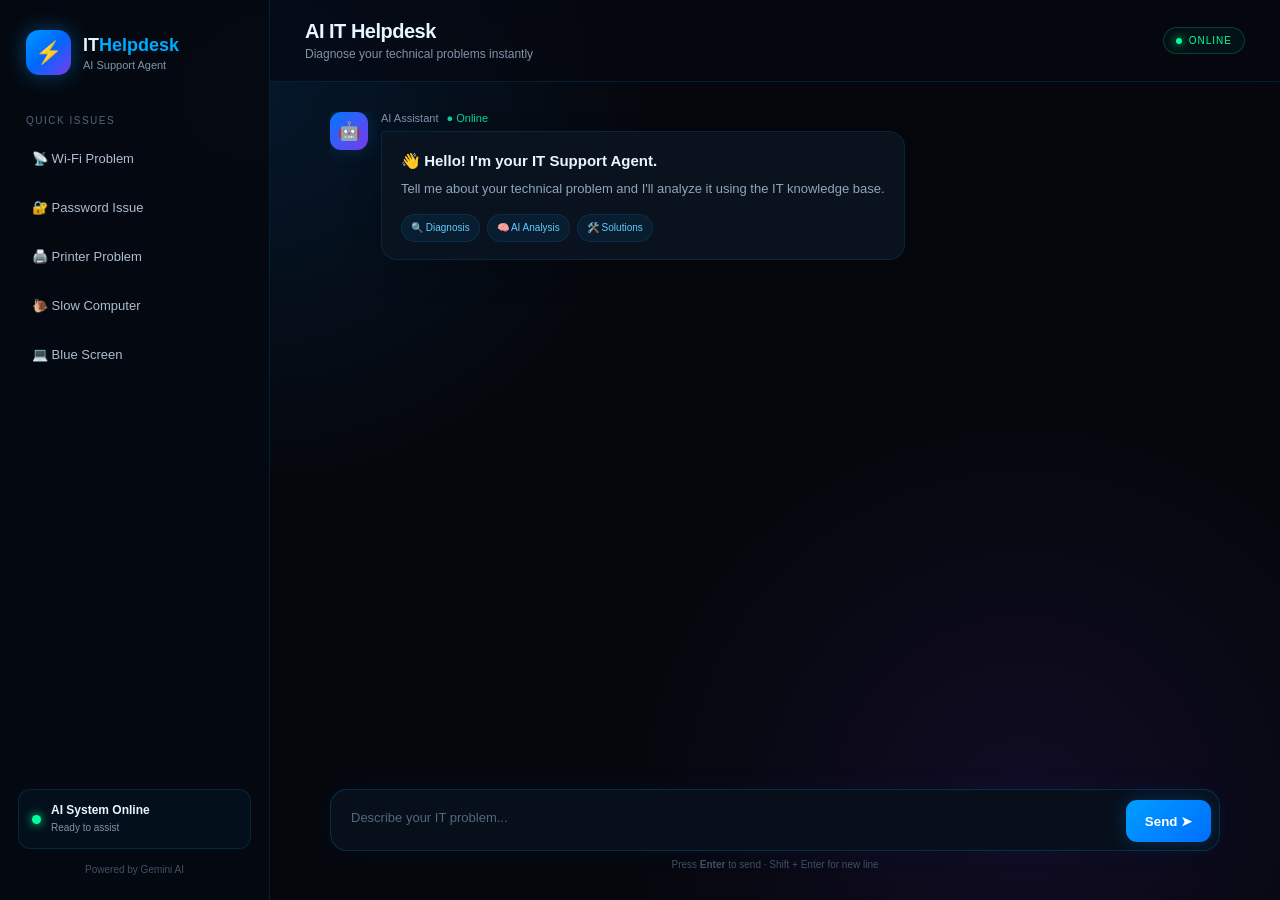
<file: static/index.html>
<!DOCTYPE html>
<html lang="en">
<head>
    <meta charset="UTF-8">
    <meta name="viewport" content="width=device-width, initial-scale=1.0">

    <title>AI IT Helpdesk</title>

    <link rel="stylesheet" href="style.css">
</head>

<body>

    <div class="app">

        <!-- SIDEBAR -->
        <aside class="sidebar">

            <div class="brand">
                <div class="brand-icon">⚡</div>

                <div>
                    <h2>IT<span>Helpdesk</span></h2>
                    <p>AI Support Agent</p>
                </div>
            </div>

            <div class="sidebar-section">
                <p class="section-title">QUICK ISSUES</p>

                <button class="quick-btn" onclick="setProblem('Wi-Fi is connected but Internet is not working')">
                    📡 Wi-Fi Problem
                </button>

                <button class="quick-btn" onclick="setProblem('I forgot my password')">
                    🔐 Password Issue
                </button>

                <button class="quick-btn" onclick="setProblem('My printer is not working')">
                    🖨️ Printer Problem
                </button>

                <button class="quick-btn" onclick="setProblem('My computer is very slow')">
                    🐌 Slow Computer
                </button>

                <button class="quick-btn" onclick="setProblem('My computer has a blue screen')">
                    💻 Blue Screen
                </button>
            </div>

            <div class="sidebar-bottom">

                <div class="status">
                    <span class="status-dot"></span>

                    <div>
                        <strong>AI System Online</strong>
                        <small>Ready to assist</small>
                    </div>
                </div>

                <div class="powered">
                    Powered by Gemini AI
                </div>

            </div>

        </aside>


        <!-- MAIN -->
        <main class="main">

            <!-- HEADER -->
            <header class="topbar">

                <div>
                    <h1>AI IT Helpdesk</h1>
                    <p>Diagnose your technical problems instantly</p>
                </div>

                <div class="online-badge">
                    <span></span>
                    ONLINE
                </div>

            </header>


            <!-- CHAT AREA -->
            <section class="chat-container">

                <div id="chatBox" class="chat-box">

                    <!-- AI WELCOME -->
                    <div class="message ai-message">

                        <div class="avatar ai-avatar">
                            🤖
                        </div>

                        <div class="message-content">

                            <div class="message-name">
                                AI Assistant
                                <span>● Online</span>
                            </div>

                            <div class="bubble">

                                <h3>👋 Hello! I'm your IT Support Agent.</h3>

                                <p>
                                    Tell me about your technical problem and
                                    I'll analyze it using the IT knowledge base.
                                </p>

                                <div class="welcome-tags">
                                    <span>🔍 Diagnosis</span>
                                    <span>🧠 AI Analysis</span>
                                    <span>🛠️ Solutions</span>
                                </div>

                            </div>

                        </div>

                    </div>

                </div>


                <!-- INPUT -->
                <div class="input-area">

                    <div class="input-wrapper">

                        <textarea
                            id="message"
                            placeholder="Describe your IT problem..."
                            rows="1"
                        ></textarea>

                        <button id="sendBtn" onclick="sendMessage()">
                            <span>Send</span>
                            ➤
                        </button>

                    </div>

                    <div class="input-hint">
                        Press <b>Enter</b> to send · Shift + Enter for new line
                    </div>

                </div>

            </section>

        </main>

    </div>

    <script src="script.js"></script>

</body>
</html>
</file>
<file: static/style.css>
* {
    margin: 0;
    padding: 0;
    box-sizing: border-box;
}

:root {
    --bg: #05070d;
    --panel: #0a0f1c;
    --panel-light: #101827;

    --blue: #00aaff;
    --blue-light: #42c8ff;

    --purple: #7c3aed;

    --text: #e8f6ff;
    --muted: #8293a8;

    --border: rgba(0, 170, 255, 0.15);
}

body {
    font-family: "Segoe UI", Arial, sans-serif;

    background:
        radial-gradient(circle at 20% 10%, rgba(0, 140, 255, 0.12), transparent 30%),
        radial-gradient(circle at 80% 90%, rgba(124, 58, 237, 0.10), transparent 30%),
        var(--bg);

    color: var(--text);

    height: 100vh;
    overflow: hidden;
}


/* =========================
   APP
========================= */

.app {
    display: flex;
    height: 100vh;
}


/* =========================
   SIDEBAR
========================= */

.sidebar {
    width: 270px;

    background: rgba(5, 9, 17, 0.92);

    border-right: 1px solid var(--border);

    padding: 25px 18px;

    display: flex;
    flex-direction: column;

    backdrop-filter: blur(20px);
}


/* BRAND */

.brand {
    display: flex;
    align-items: center;
    gap: 12px;

    padding: 5px 8px 30px;
}

.brand-icon {
    width: 45px;
    height: 45px;

    display: flex;
    align-items: center;
    justify-content: center;

    border-radius: 13px;

    background: linear-gradient(
        135deg,
        #0099ff,
        #0066ff,
        #7c3aed
    );

    box-shadow:
        0 0 20px rgba(0, 153, 255, 0.4);

    font-size: 22px;
}

.brand h2 {
    font-size: 18px;
}

.brand h2 span {
    color: var(--blue);
}

.brand p {
    color: var(--muted);
    font-size: 11px;
    margin-top: 3px;
}


/* SECTION */

.section-title {
    color: #53657c;

    font-size: 10px;

    letter-spacing: 1.5px;

    margin: 10px 8px 12px;
}


/* QUICK BUTTONS */

.quick-btn {
    width: 100%;

    padding: 12px 13px;

    margin-bottom: 8px;

    border-radius: 10px;

    border: 1px solid transparent;

    background: transparent;

    color: #aebed0;

    text-align: left;

    cursor: pointer;

    transition: 0.25s;

    font-size: 13px;
}

.quick-btn:hover {
    background: rgba(0, 170, 255, 0.08);

    border-color: rgba(0, 170, 255, 0.2);

    color: white;

    transform: translateX(4px);
}


/* SIDEBAR BOTTOM */

.sidebar-bottom {
    margin-top: auto;
}

.status {
    display: flex;

    align-items: center;

    gap: 10px;

    padding: 13px;

    border-radius: 12px;

    background: rgba(0, 170, 255, 0.05);

    border: 1px solid var(--border);
}

.status-dot {
    width: 9px;
    height: 9px;

    border-radius: 50%;

    background: #00ff9d;

    box-shadow: 0 0 10px #00ff9d;
}

.status strong {
    display: block;

    font-size: 12px;
}

.status small {
    color: var(--muted);

    font-size: 10px;
}

.powered {
    text-align: center;

    color: #405166;

    font-size: 10px;

    margin-top: 15px;
}


/* =========================
   MAIN
========================= */

.main {
    flex: 1;

    display: flex;
    flex-direction: column;

    min-width: 0;
}


/* TOP BAR */

.topbar {
    height: 82px;

    display: flex;

    justify-content: space-between;

    align-items: center;

    padding: 0 35px;

    border-bottom: 1px solid var(--border);

    background: rgba(5, 8, 15, 0.6);

    backdrop-filter: blur(15px);
}

.topbar h1 {
    font-size: 20px;

    letter-spacing: -0.5px;
}

.topbar p {
    color: var(--muted);

    font-size: 12px;

    margin-top: 4px;
}

.online-badge {
    display: flex;

    align-items: center;

    gap: 7px;

    padding: 7px 12px;

    border-radius: 20px;

    border: 1px solid rgba(0, 255, 157, 0.2);

    background: rgba(0, 255, 157, 0.05);

    color: #00ff9d;

    font-size: 10px;

    letter-spacing: 1px;
}

.online-badge span {
    width: 6px;
    height: 6px;

    background: #00ff9d;

    border-radius: 50%;

    box-shadow: 0 0 8px #00ff9d;
}


/* =========================
   CHAT
========================= */

.chat-container {
    flex: 1;

    display: flex;

    flex-direction: column;

    max-width: 950px;

    width: 100%;

    margin: auto;

    padding: 30px;
}

.chat-box {
    flex: 1;

    overflow-y: auto;

    padding-right: 10px;
}


/* SCROLLBAR */

.chat-box::-webkit-scrollbar {
    width: 5px;
}

.chat-box::-webkit-scrollbar-thumb {
    background: #12324b;

    border-radius: 10px;
}


/* MESSAGE */

.message {
    display: flex;

    gap: 13px;

    margin-bottom: 25px;

    animation: slideUp 0.3s ease;
}

@keyframes slideUp {
    from {
        opacity: 0;
        transform: translateY(10px);
    }

    to {
        opacity: 1;
        transform: translateY(0);
    }
}


/* AVATAR */

.avatar {
    min-width: 38px;
    height: 38px;

    display: flex;

    justify-content: center;
    align-items: center;

    border-radius: 11px;

    font-size: 18px;
}

.ai-avatar {
    background: linear-gradient(
        135deg,
        #0077ff,
        #7c3aed
    );

    box-shadow:
        0 0 18px rgba(0, 140, 255, 0.25);
}

.user-avatar {
    background: #162338;
}


/* MESSAGE CONTENT */

.message-content {
    max-width: 780px;
}

.message-name {
    font-size: 11px;

    color: #7d91a9;

    margin-bottom: 7px;
}

.message-name span {
    color: #00d68f;

    margin-left: 5px;
}


/* BUBBLE */

.bubble {
    background: rgba(11, 20, 34, 0.85);

    border: 1px solid rgba(0, 170, 255, 0.13);

    border-radius: 4px 16px 16px 16px;

    padding: 17px 19px;

    line-height: 1.6;

    box-shadow:
        0 10px 35px rgba(0, 0, 0, 0.2);
}

.bubble h3 {
    font-size: 15px;

    margin-bottom: 6px;
}

.bubble p {
    color: #91a5bb;

    font-size: 13px;
}


/* TAGS */

.welcome-tags {
    display: flex;

    gap: 7px;

    flex-wrap: wrap;

    margin-top: 14px;
}

.welcome-tags span {
    font-size: 10px;

    padding: 5px 9px;

    border-radius: 20px;

    background: rgba(0, 170, 255, 0.08);

    border: 1px solid rgba(0, 170, 255, 0.12);

    color: #65caff;
}


/* USER MESSAGE */

.user-message {
    flex-direction: row-reverse;
}

.user-message .message-content {
    text-align: right;
}

.user-message .bubble {
    background: linear-gradient(
        135deg,
        #075a91,
        #123e70
    );

    border-radius: 16px 4px 16px 16px;

    border-color: rgba(0, 170, 255, 0.25);

    text-align: left;
}


/* =========================
   INPUT
========================= */

.input-area {
    padding-top: 20px;
}

.input-wrapper {
    display: flex;

    align-items: flex-end;

    gap: 10px;

    padding: 8px;

    border-radius: 17px;

    background: rgba(8, 16, 28, 0.95);

    border: 1px solid rgba(0, 170, 255, 0.2);

    box-shadow:
        0 0 30px rgba(0, 120, 255, 0.05);

    transition: 0.3s;
}

.input-wrapper:focus-within {
    border-color: rgba(0, 170, 255, 0.55);

    box-shadow:
        0 0 25px rgba(0, 140, 255, 0.12);
}

textarea {
    flex: 1;

    resize: none;

    border: none;

    outline: none;

    background: transparent;

    color: white;

    padding: 12px;

    font-family: inherit;

    font-size: 13px;

    min-height: 44px;

    max-height: 120px;
}

textarea::placeholder {
    color: #52667d;
}


/* SEND */

#sendBtn {
    border: none;

    cursor: pointer;

    min-width: 85px;

    height: 42px;

    border-radius: 11px;

    color: white;

    font-weight: 600;

    background: linear-gradient(
        135deg,
        #009dff,
        #006eff
    );

    box-shadow:
        0 0 18px rgba(0, 140, 255, 0.25);

    transition: 0.25s;
}

#sendBtn:hover {
    transform: translateY(-2px);

    box-shadow:
        0 0 25px rgba(0, 150, 255, 0.45);
}

#sendBtn:active {
    transform: scale(0.97);
}


/* HINT */

.input-hint {
    text-align: center;

    color: #3f5064;

    font-size: 10px;

    margin-top: 8px;
}


/* =========================
   AI RESPONSE
========================= */

.ai-response {
    color: #c5d4e5;

    font-size: 13px;

    line-height: 1.7;

    white-space: pre-wrap;
}


/* =========================
   MOBILE
========================= */

@media (max-width: 750px) {

    .sidebar {
        display: none;
    }

    .topbar {
        padding: 0 18px;
    }

    .chat-container {
        padding: 18px;
    }

    .online-badge {
        display: none;
    }

    .message-content {
        max-width: 85%;
    }

    #sendBtn {
        min-width: 55px;
    }

    #sendBtn span {
        display: none;
    }
}
</file>
